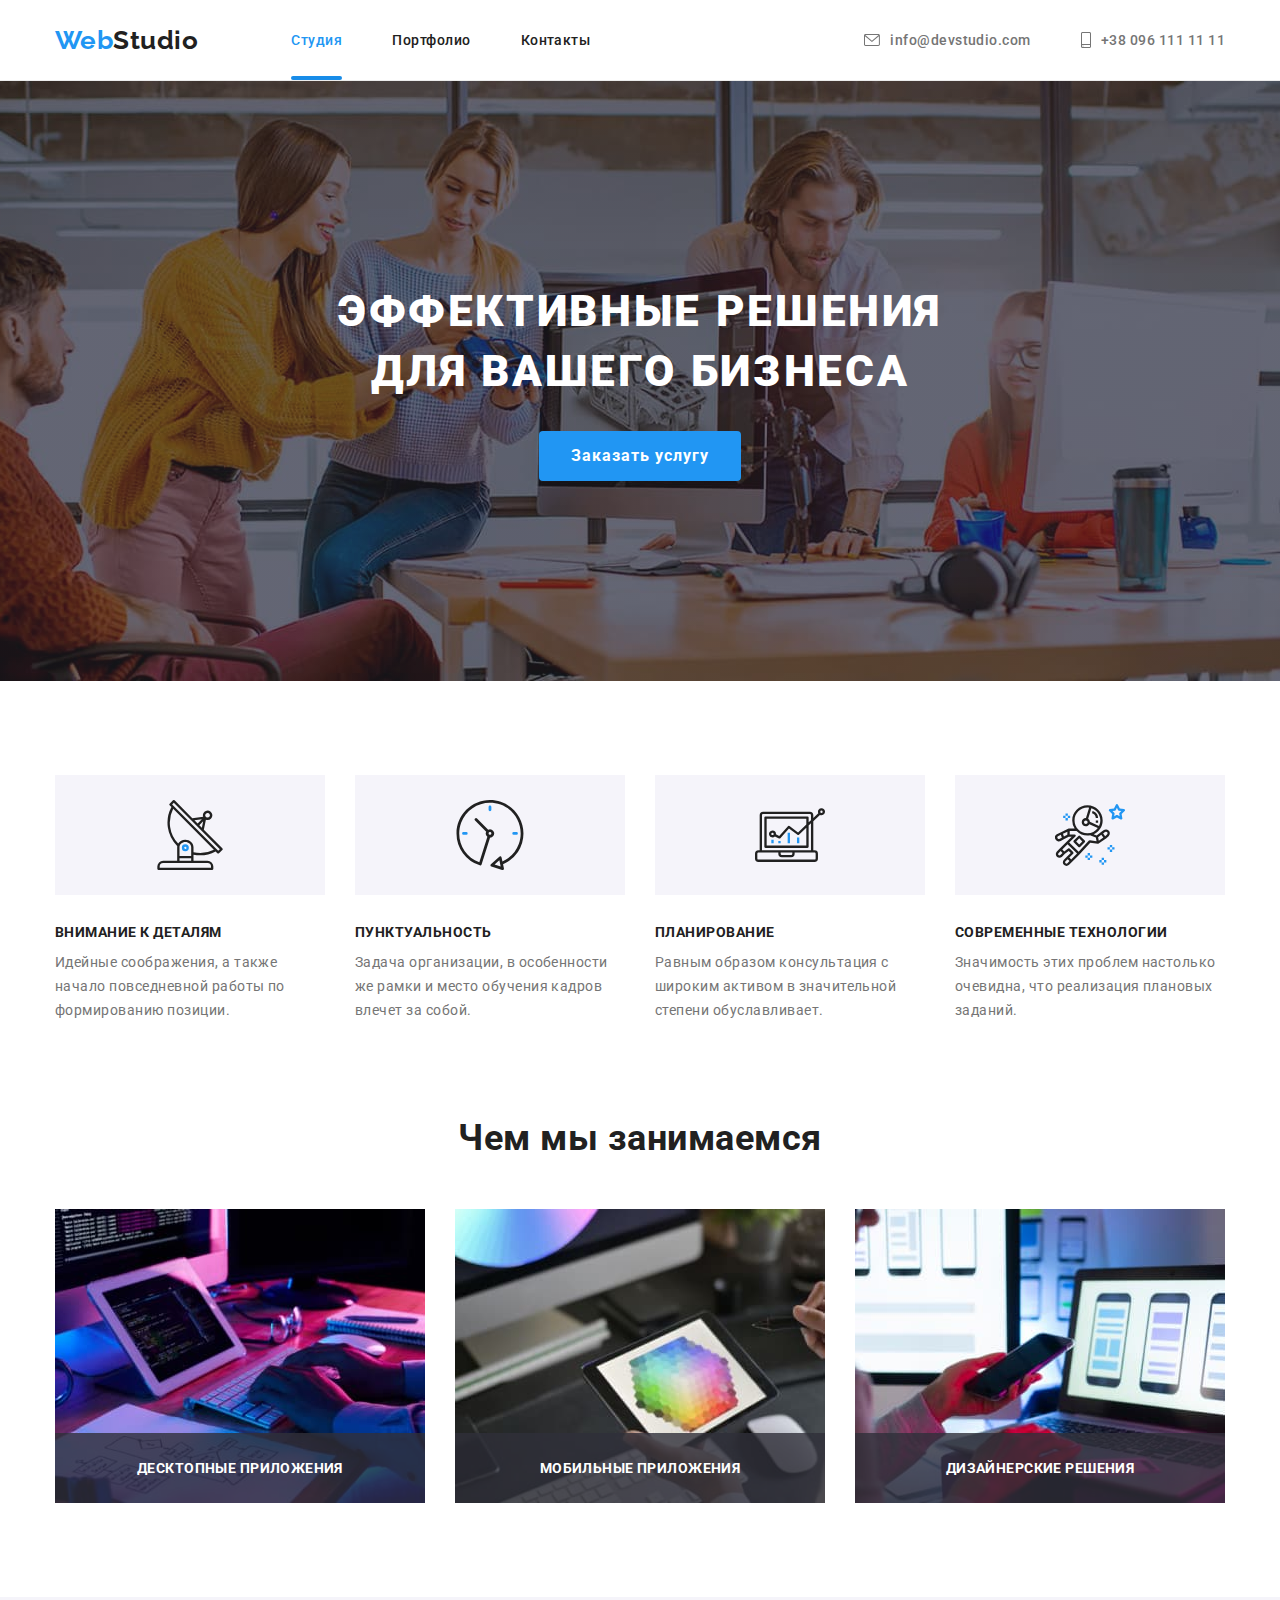
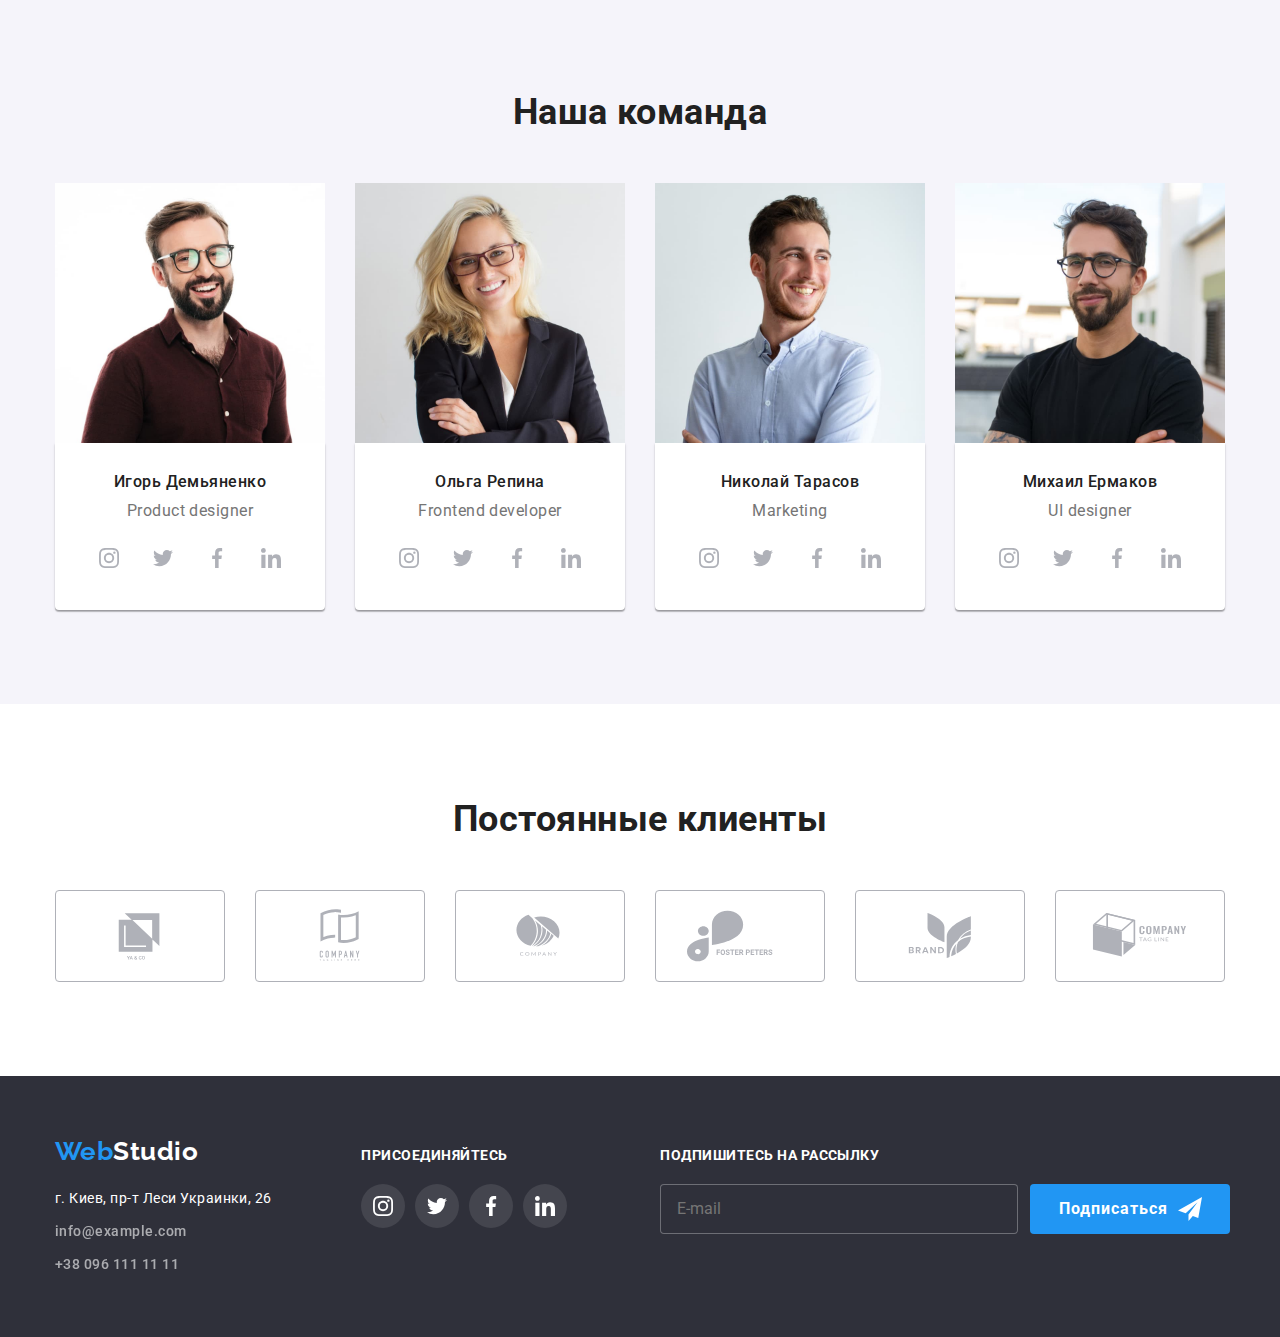
<file: index.html>
<!DOCTYPE html>
<html lang="ru">
  <head>
    <meta charset="UTF-8" />
    <meta http-equiv="X-UA-Compatible" content="IE=edge" />
    <meta name="viewport" content="width=device-width, initial-scale=1.0" />
    <link rel="preconnect" href="https://fonts.googleapis.com" />
    <link rel="preconnect" href="https://fonts.gstatic.com" crossorigin />
    <link
      href="https://fonts.googleapis.com/css2?family=Raleway:wght@700&family=Roboto:wght@400;500;700;900&display=swap"
      rel="stylesheet"
    />
    <link rel="stylesheet" href="./css/modern-normalize.css" />
    <link rel="stylesheet" href="./css/styles.css" />
    <title>WebStudio</title>
  </head>

  <body>
    <!-- header -->
    <header class="header">
      <!-- navigation -->
      <div class="container flex">
        <nav class="nav-section flex">
          <a class="nav-logo" href="./"><span class="logo-color">Web</span>Studio</a>
          <ul class="main-nav list flex">
            <li class="item"><a class="nav-link current" href="#">Студия</a></li>
            <li class="item"><a class="nav-link" href="./portfolio.html">Портфолио</a></li>
            <li class="item"><a class="nav-link" href="#">Контакты</a></li>
          </ul>
        </nav>
        <ul class="contacts-nav list flex">
          <li class="item">
            <a class="nav-link contacts" href="mailto:info@devstudio.com"
              ><svg class="nav-link-icon" width="16px" height="12px">
                <use href="./images/icons.svg#icon-envelope"></use>
              </svg>
              info@devstudio.com</a
            >
          </li>
          <li class="item">
            <a class="nav-link contacts" href="tel:+380961111111"
              ><svg class="nav-link-icon" width="10px" height="16px">
                <use href="./images/icons.svg#icon-smartphone"></use>
              </svg>
              +38 096 111 11 11</a
            >
          </li>
        </ul>
      </div>
    </header>
    <!-- uniq content -->
    <main>
      <!--hero section  -->
      <section class="hero-section section">
        <div class="container">
          <h1 class="hero-heading">Эффективные решения для вашего бизнеса</h1>
          <button class="hero-btn" type="button" data-modal-open>Заказать услугу</button>
        </div>
      </section>
      <!-- our advantages -->
      <section class="section fix">
        <div class="container">
          <h2 class="visually-hidden">Наши преимущества</h2>
          <ul class="advantages list flex">
            <li class="item">
              <div class="advantages-icon-bg">
                <svg class="advantages-icon" width="70" height="70">
                  <use href="./images/icons.svg#icon-antenna-1"></use>
                </svg>
              </div>
              <h3 class="advantages-heading">Внимание к деталям</h3>
              <p class="advantages-text">
                Идейные соображения, а также начало повседневной работы по формированию позиции.
              </p>
            </li>
            <li class="item">
              <div class="advantages-icon-bg">
                <svg class="advantages-icon" width="70" height="70">
                  <use href="./images/icons.svg#icon-clock-1"></use>
                </svg>
              </div>
              <h3 class="advantages-heading">Пунктуальность</h3>
              <p class="advantages-text">
                Задача организации, в особенности же рамки и место обучения кадров влечет за собой.
              </p>
            </li>
            <li class="item">
              <div class="advantages-icon-bg">
                <svg class="advantages-icon" width="70" height="70">
                  <use href="./images/icons.svg#icon-diagram-1"></use>
                </svg>
              </div>
              <h3 class="advantages-heading">Планирование</h3>
              <p class="advantages-text">
                Равным образом консультация с широким активом в значительной степени обуславливает.
              </p>
            </li>
            <li class="item">
              <div class="advantages-icon-bg">
                <svg class="advantages-icon" width="70" height="70">
                  <use href="./images/icons.svg#icon-astronaut-1"></use>
                </svg>
              </div>
              <h3 class="advantages-heading">Современные технологии</h3>
              <p class="advantages-text">
                Значимость этих проблем настолько очевидна, что реализация плановых заданий.
              </p>
            </li>
          </ul>
        </div>
      </section>
      <!-- what we do -->
      <section class="section">
        <div class="container">
          <h2 class="section-heading">Чем мы занимаемся</h2>
          <ul class="working list flex">
            <li class="item">
              <img src="./images/content1.jpg" alt="работа с ноутбуком" width="370" height="294" />
              <div class="working-overlay"><p class="overlay-item">Десктопные приложения</p></div>
            </li>
            <li class="item">
              <img src="./images/content2.jpg" alt="работа с телефоном" width="370" height="294" />
              <div class="working-overlay"><p class="overlay-item">Мобильные приложения</p></div>
            </li>
            <li class="item">
              <img src="./images/content3.jpg" alt="работа с планшетом" width="370" height="294" />
              <div class="working-overlay"><p class="overlay-item">Дизайнерские решения</p></div>
            </li>
          </ul>
        </div>
      </section>
      <!-- our team -->
      <section class="team-section section">
        <div class="container">
          <h2 class="section-heading">Наша команда</h2>
          <ul class="team-list list flex">
            <li class="item">
              <img
                src="./images/product_designer.jpg"
                alt="Игорь Демьяненко"
                width="270"
                height="260"
              />
              <div class="card-text">
                <h3 class="team-heading">Игорь Демьяненко</h3>
                <p class="team-text">Product designer</p>
                <ul class="team-social list flex">
                  <li class="item-social">
                    <a href="#" aria-label="Instagram" class="team-social-link"
                      ><svg class="team-social-icon" width="20px" height="20px">
                        <use href="./images/icons.svg#icon-instagram"></use>
                      </svg>
                    </a>
                  </li>
                  <li class="item-social">
                    <a href="#" aria-label="twitter" class="team-social-link"
                      ><svg class="team-social-icon" width="20px" height="20px">
                        <use href="./images/icons.svg#icon-twitter-1"></use>
                      </svg>
                    </a>
                  </li>
                  <li class="item-social">
                    <a href="#" aria-label="facebook" class="team-social-link"
                      ><svg class="team-social-icon" width="20px" height="20px">
                        <use href="./images/icons.svg#icon-facebook-1"></use>
                      </svg>
                    </a>
                  </li>
                  <li class="item-social">
                    <a href="#" aria-label="linkedin-1" class="team-social-link"
                      ><svg class="team-social-icon" width="20px" height="20px">
                        <use href="./images/icons.svg#icon-linkedin-1"></use>
                      </svg>
                    </a>
                  </li>
                </ul>
              </div>
            </li>
            <li class="item">
              <img
                src="./images/frontend_developer.jpg"
                alt="Ольга Репина"
                width="270"
                height="260"
              />
              <div class="card-text">
                <h3 class="team-heading">Ольга Репина</h3>
                <p class="team-text">Frontend developer</p>
                <ul class="team-social list flex">
                  <li class="item-social">
                    <a href="#" aria-label="Instagram" class="team-social-link"
                      ><svg class="team-social-icon" width="20px" height="20px">
                        <use href="./images/icons.svg#icon-instagram"></use>
                      </svg>
                    </a>
                  </li>
                  <li class="item-social">
                    <a href="#" aria-label="twitter" class="team-social-link"
                      ><svg class="team-social-icon" width="20px" height="20px">
                        <use href="./images/icons.svg#icon-twitter-1"></use>
                      </svg>
                    </a>
                  </li>
                  <li class="item-social">
                    <a href="#" aria-label="facebook" class="team-social-link"
                      ><svg class="team-social-icon" width="20px" height="20px">
                        <use href="./images/icons.svg#icon-facebook-1"></use></svg
                    ></a>
                  </li>
                  <li class="item-social">
                    <a href="#" aria-label="linkedin-1" class="team-social-link"
                      ><svg class="team-social-icon" width="20px" height="20px">
                        <use href="./images/icons.svg#icon-linkedin-1"></use></svg
                    ></a>
                  </li>
                </ul>
              </div>
            </li>
            <li class="item">
              <img src="./images/marketing.jpg" alt="Николай Тарасов" width="270" height="260" />
              <div class="card-text">
                <h3 class="team-heading">Николай Тарасов</h3>
                <p class="team-text">Marketing</p>
                <ul class="team-social list flex">
                  <li class="item-social">
                    <a href="#" aria-label="Instagram" class="team-social-link"
                      ><svg class="team-social-icon" width="20px" height="20px">
                        <use href="./images/icons.svg#icon-instagram"></use></svg
                    ></a>
                  </li>
                  <li class="item-social">
                    <a href="#" aria-label="twitter" class="team-social-link"
                      ><svg class="team-social-icon" width="20px" height="20px">
                        <use href="./images/icons.svg#icon-twitter-1"></use></svg
                    ></a>
                  </li>
                  <li class="item-social">
                    <a href="#" aria-label="facebook" class="team-social-link"
                      ><svg class="team-social-icon" width="20px" height="20px">
                        <use href="./images/icons.svg#icon-facebook-1"></use></svg
                    ></a>
                  </li>
                  <li class="item-social">
                    <a href="#" aria-label="linkedin-1" class="team-social-link"
                      ><svg class="team-social-icon" width="20px" height="20px">
                        <use href="./images/icons.svg#icon-linkedin-1"></use></svg
                    ></a>
                  </li>
                </ul>
              </div>
            </li>
            <li class="item">
              <img src="./images/ui_designer.jpg" alt="Михаил Ермаков" width="270" height="260" />
              <div class="card-text">
                <h3 class="team-heading">Михаил Ермаков</h3>
                <p class="team-text">UI designer</p>
                <ul class="team-social list flex">
                  <li class="item-social">
                    <a href="#" aria-label="Instagram" class="team-social-link"
                      ><svg class="team-social-icon" width="20px" height="20px">
                        <use href="./images/icons.svg#icon-instagram"></use></svg
                    ></a>
                  </li>
                  <li class="item-social">
                    <a href="#" aria-label="twitter" class="team-social-link"
                      ><svg class="team-social-icon" width="20px" height="20px">
                        <use href="./images/icons.svg#icon-twitter-1"></use></svg
                    ></a>
                  </li>
                  <li class="item-social">
                    <a href="#" aria-label="facebook" class="team-social-link"
                      ><svg class="team-social-icon" width="20px" height="20px">
                        <use href="./images/icons.svg#icon-facebook-1"></use></svg
                    ></a>
                  </li>
                  <li class="item-social">
                    <a href="#" aria-label="linkedin-1" class="team-social-link"
                      ><svg class="team-social-icon" width="20px" height="20px">
                        <use href="./images/icons.svg#icon-linkedin-1"></use></svg
                    ></a>
                  </li>
                </ul>
              </div>
            </li>
          </ul>
        </div>
      </section>

      <!-- section regular custimers -->
      <section class="section">
        <div class="container">
          <h2 class="section-heading">Постоянные клиенты</h2>
          <ul class="regular-customers list flex">
            <li class="customer-item">
              <a href="#" class="customer-links"
                ><svg class="customer-icon" width="106px" height="60">
                  <use href="./images/icons.svg#icon-ya_co"></use></svg
              ></a>
            </li>
            <li class="customer-item">
              <a href="#" class="customer-links"
                ><svg class="customer-icon" width="106px" height="60">
                  <use href="./images/icons.svg#icon-company_1"></use></svg
              ></a>
            </li>
            <li class="customer-item">
              <a href="#" class="customer-links"
                ><svg class="customer-icon" width="106px" height="60">
                  <use href="./images/icons.svg#icon-company_2"></use></svg
              ></a>
            </li>
            <li class="customer-item">
              <a href="#" class="customer-links"
                ><svg class="customer-icon" width="106px" height="60">
                  <use href="./images/icons.svg#icon-foster_peters"></use></svg
              ></a>
            </li>
            <li class="customer-item">
              <a href="#" class="customer-links"
                ><svg class="customer-icon" width="106px" height="60">
                  <use href="./images/icons.svg#icon-brand"></use></svg
              ></a>
            </li>
            <li class="customer-item">
              <a href="#" class="customer-links"
                ><svg class="customer-icon" width="106px" height="60">
                  <use href="./images/icons.svg#icon-tag_line"></use></svg
              ></a>
            </li>
          </ul>
        </div>
      </section>
      <!-- MODAL WINDOW -->
      <div class="backdrop is-hidden" data-modal>
        <div class="modal">
          <button class="modal-close-btn" type="button" data-modal-close>
            <svg class="modal-close-svg" width="18" height="18">
              <use href="./images/icons.svg#icon-close"></use>
            </svg>
          </button>
          <h2 class="modal-header">Оставьте свои данные, мы вам перезвоним</h2>
          <form name="modal-form">
            <div class="label-container">
              <label for="modal-name">
                <span class="modal-label">Имя</span>
              </label>
              <input class="modal-input" type="text" name="name" id="modal-name" />
              <svg class="form-svg" width="18px" height="18px">
                <use href="./images/icons.svg#icon-person-black"></use>
              </svg>
            </div>
            <div class="label-container">
              <label for="modal-phone">
                <span class="modal-label">Телефон</span>
              </label>
              <input class="modal-input" type="tel" name="phone" id="modal-phone" />
              <svg class="form-svg" width="18px" height="18px">
                <use href="./images/icons.svg#icon-phone-black"></use>
              </svg>
            </div>
            <div class="label-container">
              <label for="modal-mail">
                <span class="modal-label">Почта</span>
              </label>
              <input class="modal-input" type="email" name="mail" id="modal-mail" />
              <svg class="form-svg" width="18px" height="18px">
                <use href="./images/icons.svg#icon-email-black"></use>
              </svg>
            </div>
            <div class="label-container">
              <label for="comment-modal"><span class="modal-label">Комментарий</span></label>
              <textarea class="area-comments" name="comment" rows="3" id="comment-modal"></textarea>
            </div>
            <div class="license-container flex">
              <input type="checkbox" name="modal-license" id="modal-license" class="modal-check" />
              <svg class="checkbox-svg" width="16px" height="15px">
                <use href="./images/icons.svg#icon-modal-checkbox"></use>
              </svg>
              <label for="modal-license">
                <span class="license-text"
                  >Соглашаюсь с рассылкой и принимаю
                  <a href="#" class="license-link">Условия договора</a></span
                >
              </label>
            </div>
          </form>
          <button type="submit" class="hero-btn modal-send">
            <span class="">Отправить</span>
          </button>
        </div>
      </div>
    </main>
    <!-- footer -->
    <footer class="footer-nav">
      <div class="container flex footer-line">
        <div>
          <a class="nav-logo footer-margin" href="./"
            ><span class="logo-color">Web</span><span class="footer-logo">Studio</span></a
          >
          <address>
            <span class="footer-text">г. Киев, пр-т Леси Украинки, 26</span>
            <ul class="footer-contacts list">
              <li class="item">
                <a class="nav-link footer-links" href="mailto:info@example.com">info@example.com</a>
              </li>
              <li class="item">
                <a class="nav-link footer-links" href="tel:+380961111111">+38 096 111 11 11</a>
              </li>
            </ul>
          </address>
        </div>
        <div class="socials-footer">
          <p class="join-us">присоединяйтесь</p>
          <ul class="team-social list flex">
            <li class="item-social">
              <a href="#" aria-label="Instagram" class="team-social-link"
                ><svg class="team-social-icon" width="20px" height="20px">
                  <use href="./images/icons.svg#icon-instagram"></use></svg
              ></a>
            </li>
            <li class="item-social">
              <a href="#" aria-label="twitter" class="team-social-link"
                ><svg class="team-social-icon" width="20px" height="20px">
                  <use href="./images/icons.svg#icon-twitter-1"></use></svg
              ></a>
            </li>
            <li class="item-social">
              <a href="#" aria-label="facebook" class="team-social-link"
                ><svg class="team-social-icon" width="20px" height="20px">
                  <use href="./images/icons.svg#icon-facebook-1"></use></svg
              ></a>
            </li>
            <li class="item-social">
              <a href="#" aria-label="linkedin-1" class="team-social-link"
                ><svg class="team-social-icon" width="20px" height="20px">
                  <use href="./images/icons.svg#icon-linkedin-1"></use></svg
              ></a>
            </li>
          </ul>
        </div>
        <div class="sign-form">
          <p class="join-us">Подпишитесь на рассылку</p>
          <div class="sign-center">
            <form name="sign" class="form flex">
              <input class="sign-email" type="email" placeholder="E-mail" name="email" />
              <button type="submit" class="hero-btn sign-btn">
                <span class="sign-btn-text">Подписаться</span
                ><svg class="sign-svg" width="24px" height="24px">
                  <use href="./images/icons.svg#icon-send"></use>
                </svg>
              </button>
            </form>
          </div>
        </div>
      </div>
    </footer>
    <script src="./js/modal.js"></script>
  </body>
</html>
</file>
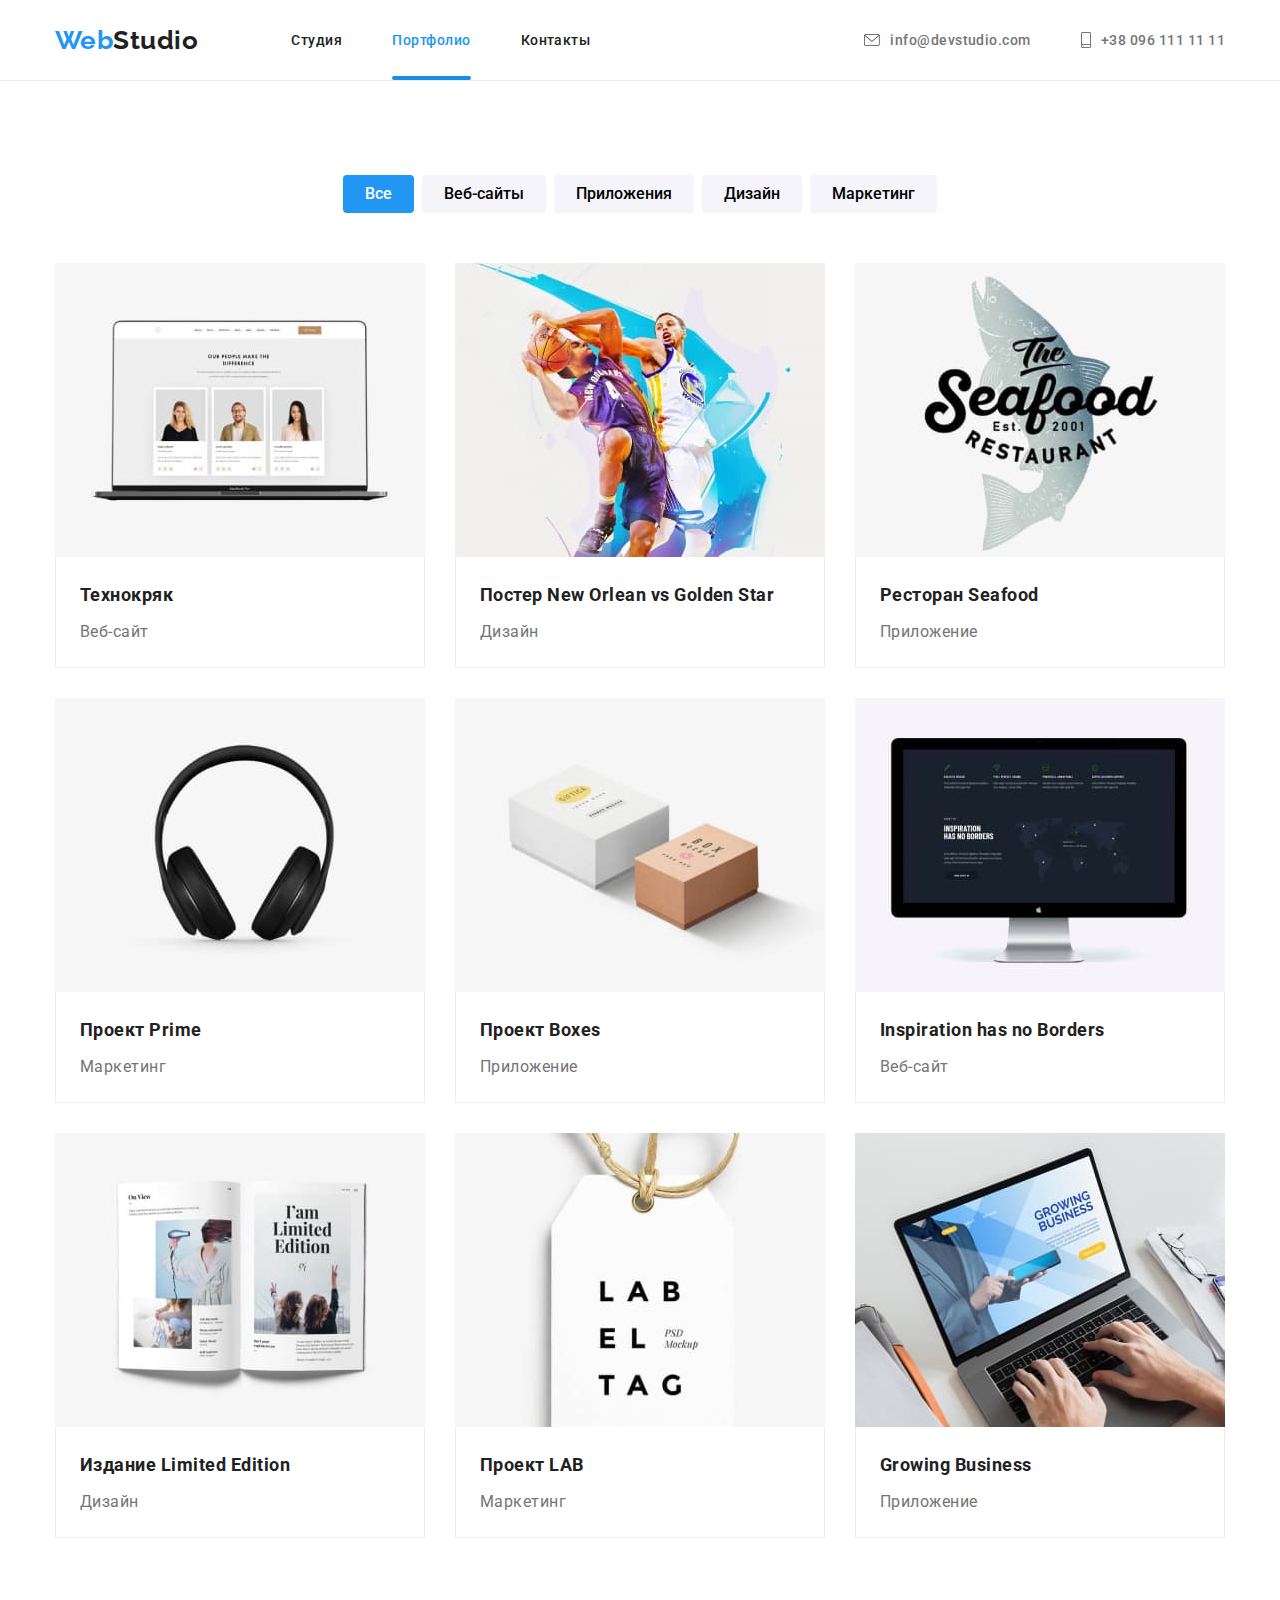
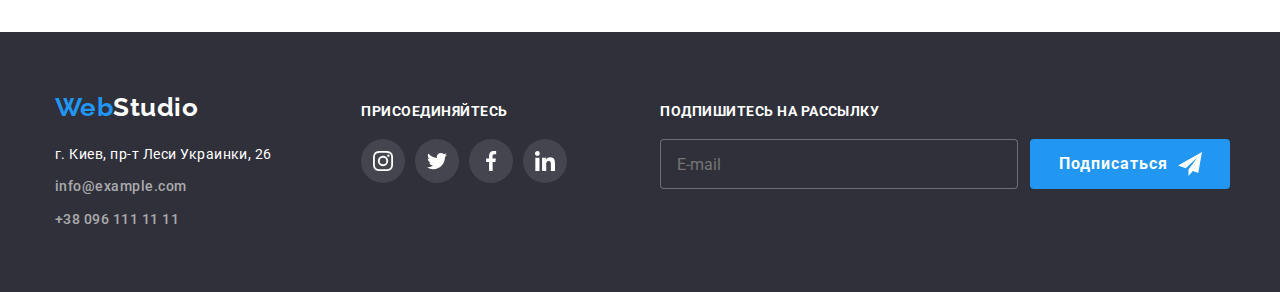
<file: portfolio.html>
<!DOCTYPE html>
<html lang="ru">
  <head>
    <meta charset="UTF-8" />
    <meta http-equiv="X-UA-Compatible" content="IE=edge" />
    <meta name="viewport" content="width=device-width, initial-scale=1.0" />
    <link rel="preconnect" href="https://fonts.googleapis.com" />
    <link rel="preconnect" href="https://fonts.gstatic.com" crossorigin />
    <link
      href="https://fonts.googleapis.com/css2?family=Raleway:wght@700&family=Roboto:wght@400;500;700;900&display=swap"
      rel="stylesheet"
    />
    <link rel="stylesheet" href="./css/modern-normalize.css" />
    <link rel="stylesheet" href="./css/styles.css" />
    <title>WebStudio</title>
  </head>
  <body>
    <!-- header -->
    <header class="header">
      <!-- navigation -->
      <div class="container flex">
        <nav class="nav-section flex">
          <a class="nav-logo" href="./"><span class="logo-color">Web</span>Studio</a>
          <ul class="main-nav list flex">
            <li class="item"><a class="nav-link" href="./index.html">Студия</a></li>
            <li class="item"><a class="nav-link current" href="#">Портфолио</a></li>
            <li class="item"><a class="nav-link" href="#">Контакты</a></li>
          </ul>
        </nav>
        <ul class="contacts-nav list flex">
          <li class="item">
            <a class="nav-link contacts" href="mailto:info@devstudio.com"
              ><svg class="nav-link-icon" width="16px" height="12px">
                <use href="./images/icons.svg#icon-envelope"></use></svg
              >info@devstudio.com</a
            >
          </li>
          <li class="item">
            <a class="nav-link contacts" href="tel:+380961111111"
              ><svg class="nav-link-icon" width="10px" height="16px">
                <use href="./images/icons.svg#icon-smartphone"></use></svg
              >+38 096 111 11 11</a
            >
          </li>
        </ul>
      </div>
    </header>
    <main>
      <!-- portfolio section -->
      <section class="portfolio-section section">
        <div class="container">
          <h1 class="visually-hidden">Примеры наших работ</h1>
          <ul class="filter-btns list flex">
            <li class="item"><button class="btn blue-btn" type="button">Все</button></li>
            <li class="item"><button class="btn" type="button">Веб-сайты</button></li>
            <li class="item"><button class="btn" type="button">Приложения</button></li>
            <li class="item"><button class="btn" type="button">Дизайн</button></li>
            <li class="item"><button class="btn" type="button">Маркетинг</button></li>
          </ul>

          <ul class="works list flex">
            <li class="item">
              <a class="works-item link" href="#"
                ><div class="works-thumb">
                  <img
                    class="team-img"
                    src="./images/techcrak.jpg"
                    alt="Технокряк"
                    width="370"
                    height="294"
                  />
                  <div class="works-overlay">
                    <p>
                      Технокряк это современная площадка распространения коронавируса. Компании
                      используют эту платформу для цифрового шпионажа и атак на защищённые сервера
                      конкурентов.
                    </p>
                  </div>
                </div>
                <div class="works-card">
                  <h2 class="works-heading">Технокряк</h2>
                  <p class="works-filter">Веб-сайт</p>
                </div>
              </a>
            </li>
            <li class="item">
              <a class="works-item link" href="#"
                ><div class="works-thumb">
                  <img
                    class="team-img"
                    src="./images/posterorlean.jpg"
                    alt="Постер баскетбольных команд"
                    width="370"
                    height="294"
                  />
                  <div class="works-overlay">
                    <p>
                      Технокряк это современная площадка распространения коронавируса. Компании
                      используют эту платформу для цифрового шпионажа и атак на защищённые сервера
                      конкурентов.
                    </p>
                  </div>
                </div>
                <div class="works-card">
                  <h2 class="works-heading">Постер New Orlean vs Golden Star</h2>
                  <p class="works-filter">Дизайн</p>
                </div>
              </a>
            </li>
            <li class="item">
              <a class="works-item link" href="#"
                ><div class="works-thumb">
                  <img
                    class="team-img"
                    src="./images/seafood.jpg"
                    alt="Рыбный ресторан"
                    width="370"
                    height="294"
                  />
                  <div class="works-overlay">
                    <p>
                      Технокряк это современная площадка распространения коронавируса. Компании
                      используют эту платформу для цифрового шпионажа и атак на защищённые сервера
                      конкурентов.
                    </p>
                  </div>
                </div>
                <div class="works-card">
                  <h2 class="works-heading">Ресторан Seafood</h2>
                  <p class="works-filter">Приложение</p>
                </div>
              </a>
            </li>
            <li class="item">
              <a class="works-item link" href="#"
                ><div class="works-thumb">
                  <img
                    class="team-img"
                    src="./images/prime.jpg"
                    alt="Проект Прайм"
                    width="370"
                    height="294"
                  />
                  <div class="works-overlay">
                    <p>
                      Технокряк это современная площадка распространения коронавируса. Компании
                      используют эту платформу для цифрового шпионажа и атак на защищённые сервера
                      конкурентов.
                    </p>
                  </div>
                </div>
                <div class="works-card">
                  <h2 class="works-heading">Проект Prime</h2>
                  <p class="works-filter">Маркетинг</p>
                </div>
              </a>
            </li>
            <li class="item">
              <a class="works-item link" href="#"
                ><div class="works-thumb">
                  <img
                    class="team-img"
                    src="./images/boxes.jpg"
                    alt="Проект Коробки"
                    width="370"
                    height="294"
                  />
                  <div class="works-overlay">
                    <p>
                      Технокряк это современная площадка распространения коронавируса. Компании
                      используют эту платформу для цифрового шпионажа и атак на защищённые сервера
                      конкурентов.
                    </p>
                  </div>
                </div>
                <div class="works-card">
                  <h2 class="works-heading">Проект Boxes</h2>
                  <p class="works-filter">Приложение</p>
                </div>
              </a>
            </li>
            <li class="item">
              <a class="works-item link" href="#"
                ><div class="works-thumb">
                  <img
                    class="team-img"
                    src="./images/inspiration.jpg"
                    alt="Вдохновение без границ "
                    width="370"
                    height="294"
                  />
                  <div class="works-overlay">
                    <p>
                      Технокряк это современная площадка распространения коронавируса. Компании
                      используют эту платформу для цифрового шпионажа и атак на защищённые сервера
                      конкурентов.
                    </p>
                  </div>
                </div>
                <div class="works-card">
                  <h2 class="works-heading">Inspiration has no Borders</h2>
                  <p class="works-filter">Веб-сайт</p>
                </div>
              </a>
            </li>
            <li class="item">
              <a class="works-item link" href="#"
                ><div class="works-thumb">
                  <img
                    class="team-img"
                    src="./images/limitededition.jpg"
                    alt="Ограниченое издание"
                    width="370"
                    height="294"
                  />
                  <div class="works-overlay">
                    <p>
                      Технокряк это современная площадка распространения коронавируса. Компании
                      используют эту платформу для цифрового шпионажа и атак на защищённые сервера
                      конкурентов.
                    </p>
                  </div>
                </div>
                <div class="works-card">
                  <h2 class="works-heading">Издание Limited Edition</h2>
                  <p class="works-filter">Дизайн</p>
                </div>
              </a>
            </li>
            <li class="item">
              <a class="works-item link" href="#"
                ><div class="works-thumb">
                  <img
                    class="team-img"
                    src="./images/lab.jpg"
                    alt="Проект ЛАБ"
                    width="370"
                    height="294"
                  />
                  <div class="works-overlay">
                    <p>
                      Технокряк это современная площадка распространения коронавируса. Компании
                      используют эту платформу для цифрового шпионажа и атак на защищённые сервера
                      конкурентов.
                    </p>
                  </div>
                </div>
                <div class="works-card">
                  <h2 class="works-heading">Проект LAB</h2>
                  <p class="works-filter">Маркетинг</p>
                </div>
              </a>
            </li>
            <li class="item">
              <a class="works-item link" href="#"
                ><div class="works-thumb">
                  <img
                    class="team-img"
                    src="./images/growingbusiness.jpg"
                    alt="Растущий бизнес"
                    width="370"
                    height="294"
                  />
                  <div class="works-overlay">
                    <p>
                      Технокряк это современная площадка распространения коронавируса. Компании
                      используют эту платформу для цифрового шпионажа и атак на защищённые сервера
                      конкурентов.
                    </p>
                  </div>
                </div>
                <div class="works-card">
                  <h2 class="works-heading">Growing Business</h2>
                  <p class="works-filter">Приложение</p>
                </div>
              </a>
            </li>
          </ul>
        </div>
      </section>
    </main>
    <!-- footer -->
    <footer class="footer-nav">
      <div class="container flex footer-line">
        <div>
          <a class="nav-logo footer-margin" href="./"
            ><span class="logo-color">Web</span><span class="footer-logo">Studio</span></a
          >
          <address>
            <span class="footer-text">г. Киев, пр-т Леси Украинки, 26</span>
            <ul class="footer-contacts list">
              <li class="item">
                <a class="nav-link footer-links" href="mailto:info@example.com">info@example.com</a>
              </li>
              <li class="item">
                <a class="nav-link footer-links" href="tel:+380961111111">+38 096 111 11 11</a>
              </li>
            </ul>
          </address>
        </div>
        <div class="socials-footer">
          <p class="join-us">присоединяйтесь</p>
          <ul class="team-social list flex">
            <li class="item-social">
              <a href="#" aria-label="Instagram" class="team-social-link"
                ><svg class="team-social-icon" width="20px" height="20px">
                  <use href="./images/icons.svg#icon-instagram"></use></svg
              ></a>
            </li>
            <li class="item-social">
              <a href="#" aria-label="twitter" class="team-social-link"
                ><svg class="team-social-icon" width="20px" height="20px">
                  <use href="./images/icons.svg#icon-twitter-1"></use></svg
              ></a>
            </li>
            <li class="item-social">
              <a href="#" aria-label="facebook" class="team-social-link"
                ><svg class="team-social-icon" width="20px" height="20px">
                  <use href="./images/icons.svg#icon-facebook-1"></use></svg
              ></a>
            </li>
            <li class="item-social">
              <a href="#" aria-label="linkedin-1" class="team-social-link"
                ><svg class="team-social-icon" width="20px" height="20px">
                  <use href="./images/icons.svg#icon-linkedin-1"></use></svg
              ></a>
            </li>
          </ul>
        </div>
        <div class="sign-form">
          <p class="join-us">Подпишитесь на рассылку</p>
          <div class="sign-center">
            <form name="sign" class="form flex">
              <input class="sign-email" type="email" placeholder="E-mail" name="email" />
              <button type="submit" class="hero-btn sign-btn">
                <span class="sign-btn-text">Подписаться</span
                ><svg class="sign-svg" width="24px" height="24px">
                  <use href="./images/icons.svg#icon-send"></use>
                </svg>
              </button>
            </form>
          </div>
        </div>
      </div>
    </footer>
  </body>
</html>
</file>
<file: css/styles.css>
:root {
  --main-font-size: 14px;
  --secondary-font-size: 16px;
  --text-primary-color: #212121;
  --text-secondary-color: #757575;
  --text-accent-color: #2196f3;
  --mainbackground: #ffffff;
  --second-background-color: #2f303a;
  --third-background-color: #f5f4fa;
  --background-accent: #188ce8;
  --background-icon: #afb1b8;
}
/* utilities and resets */
body {
  padding: 0;
  margin: 0;
  font-family: 'Roboto', sans-serif;
  letter-spacing: 0.03em;
  color: var(--text-primary-color);
}
h1,
h2,
h3,
h4,
h5,
h6,
ul,
p {
  padding: 0;
  margin: 0;
}
img {
  display: block;
}
.container {
  width: 1200px;
  padding-left: 15px;
  padding-right: 15px;
  margin-left: auto;
  margin-right: auto;
}
.flex {
  display: flex;
}
.link {
  text-decoration: none;
}
.list {
  list-style: none;
  margin: 0;
  padding: 0;
}
.visually-hidden {
  position: absolute;
  width: 1px;
  height: 1px;
  margin: -1px;
  border: 0;
  padding: 0;

  white-space: nowrap;
  clip-path: inset(100%);
  clip: rect(0 0 0 0);
  overflow: hidden;
}
/* webstudio nav*/
.header {
  border-bottom: 1px solid #ececec;
}
.nav-section {
  align-items: center;
}

.nav-logo {
  display: block;
  margin-right: 93px;
  font-family: 'Raleway', sans-serif;
  font-weight: 700;
  font-size: 26px;
  line-height: 1.173;
  color: var(--text-primary-color);
  text-decoration: none;
}

/* .nav-logo:hover, */
.nav-logo:focus {
  color: var(--text-accent-color);
}
.logo-color {
  color: var(--text-accent-color);
}
.nav-link {
  position: relative;
  display: block;
  padding-top: 32px;
  padding-bottom: 32px;
  font-weight: 500;
  font-size: var(--main-font-size);
  line-height: 1.172;
  text-decoration: none;
  color: var(--text-primary-color);
  transition: color 250ms cubic-bezier(0.4, 0, 0.2, 1);
}
.contacts-nav {
  margin-left: auto;
}
.contacts {
  display: inline-flex;
  align-items: center;
  color: var(--text-secondary-color);
}

.nav-link:hover,
.nav-link:focus {
  color: var(--text-accent-color);
}
.main-nav .nav-link.current {
  color: var(--text-accent-color);
}
.current::after {
  content: '';
  position: absolute;
  display: block;
  left: 0;
  bottom: 0;
  width: 100%;
  height: 4px;
  border-radius: 2px;
  background-color: var(--background-accent);
}
.main-nav .item + .item {
  margin-left: 50px;
}
.contacts-nav .item + .item {
  margin-left: 50px;
}
.nav-link-icon {
  margin-right: 10px;
  fill: currentColor;
}
/* Studio page */
.section {
  padding-top: 94px;
  padding-bottom: 94px;
}
.hero-section {
  background: var(--second-background-color);
  background-image: linear-gradient(to right, rgba(47, 48, 58, 0.4), rgba(47, 48, 58, 0.4)),
    url('../images/hero_background.jpg');

  background-repeat: no-repeat;
  background-position-x: center;
  max-width: 1600px;
  margin-left: auto;
  margin-right: auto;
  text-align: center;
  padding-top: 200px;
  padding-bottom: 200px;
}
.hero-heading {
  max-width: 696px;
  margin-left: auto;
  margin-right: auto;
  margin-bottom: 30px;
  text-align: center;
  font-size: 44px;
  font-weight: 900;
  line-height: 1.364;
  letter-spacing: 0.06em;
  text-transform: uppercase;
  color: var(--mainbackground);
}
.hero-btn {
  border: 0;
  border-radius: 4px;
  padding: 10px 32px;
  font-family: 'Roboto', sans-serif;
  font-weight: 700;
  font-size: var(--secondary-font-size);
  line-height: 1.875;
  letter-spacing: 0.06em;
  cursor: pointer;
  background: var(--text-accent-color);
  color: var(--mainbackground);

  transition: background 250ms cubic-bezier(0.4, 0, 0.2, 1);
}

.hero-btn:focus,
.hero-btn:hover {
  background: var(--background-accent);
}

/* advantages */
.fix {
  padding-bottom: 0;
}
.advantages-heading {
  margin-bottom: 10px;
  font-size: var(--main-font-size);
  line-height: 1.1;
  text-transform: uppercase;
}
.advantages-text {
  font-size: var(--main-font-size);
  line-height: 1.71;
  color: var(--text-secondary-color);
}
.advantages .item {
  width: 270px;
}
.advantages .item + .item {
  margin-left: 30px;
}
.advantages-icon {
  background-repeat: no-repeat;
  background-size: cover;
}
.advantages-icon-bg {
  display: flex;
  align-items: center;
  justify-content: center;
  width: 270px;
  height: 120px;
  margin-bottom: 30px;
  background-color: var(--third-background-color);
}

/* what we do */
.section-heading {
  margin-bottom: 50px;
  font-size: 36px;
  line-height: 1.17;
  text-align: center;
}
.working .item {
  position: relative;
}
.working .item + .item {
  margin-left: 30px;
}
.working-overlay {
  display: flex;
  justify-content: center;
  align-items: center;
  position: absolute;
  bottom: 0;
  width: 100%;
  height: 70px;
  background: rgba(47, 48, 58, 0.8);
}
.overlay-item {
  font-family: 'Roboto';
  font-weight: 700;
  font-size: 14px;
  line-height: 1.142;
  letter-spacing: 0.03em;
  text-transform: uppercase;

  color: var(--mainbackground);
}
/* our team */
.team-section {
  background: var(--third-background-color);
}
.team-heading {
  margin-bottom: 10px;
  font-weight: 500;
  font-size: var(--secondary-font-size);
  line-height: 1.172;
  text-align: center;
}
.team-text {
  margin-bottom: 16px;
  font-size: var(--secondary-font-size);
  line-height: 1.172;
  text-align: center;
  color: var(--text-secondary-color);
}
.team-list .item {
  width: 270px;
}
.team-list .item + .item {
  margin-left: 30px;
}
.card-text {
  padding-top: 30px;
  padding-bottom: 30px;
  border-radius: 0px 0px 4px 4px;
  box-shadow: 0px 1px 3px rgba(0, 0, 0, 0.12), 0px 1px 1px rgba(0, 0, 0, 0.14),
    0px 2px 1px rgba(0, 0, 0, 0.2);
  background: var(--mainbackground);
}
.team-social {
  display: flex;
  align-items: center;
  justify-content: center;
}
.team-social-link {
  display: flex;
  align-items: center;
  justify-content: center;
  width: 44px;
  height: 44px;
  border-radius: 50%;
  color: var(--background-icon);
  transition: background 250ms cubic-bezier(0.4, 0, 0.2, 1),
    color 250ms cubic-bezier(0.4, 0, 0.2, 1);
}
.team-social-icon {
  fill: currentColor;
}

.team-social .item-social + .item-social {
  margin-left: 10px;
}
.team-social-link:hover,
.team-social-link:focus {
  background: var(--background-accent);
  color: var(--mainbackground);
}

/* regular customers */
.regular-customers .customer-item {
  width: 170px;
  height: 92px;
}
.customer-links {
  display: flex;
  align-items: center;
  justify-content: center;
  width: 170px;
  height: 92px;
  color: var(--background-icon);
  border: 1px solid var(--background-icon);
  border-radius: 4px;
  transition: color 250ms cubic-bezier(0.4, 0, 0.2, 1), border 250ms cubic-bezier(0.4, 0, 0.2, 1);
}
.customer-links:hover,
.customer-links:focus {
  color: var(--background-accent);
  border: 1px solid var(--background-accent);
}
.customer-icon {
  fill: currentColor;
}
.customer-item + .customer-item {
  margin-left: 30px;
}

/* portfolio */
/* filter buttons */
.filter-btns {
  justify-content: center;
  margin-bottom: 50px;
}
.filter-btns .item + .item {
  margin-left: 8px;
}
.btn {
  border: 0;
  border-radius: 4px;
  padding: 6px 22px;
  font-family: 'Roboto', sans-serif;
  font-weight: 500;
  font-size: var(--secondary-font-size);
  line-height: 1.62;
  cursor: pointer;
  background: var(--third-background-color);
  transition: box-shadow 250ms cubic-bezier(0.4, 0, 0.2, 1),
    background 250ms cubic-bezier(0.4, 0, 0.2, 1), color 250ms cubic-bezier(0.4, 0, 0.2, 1);
}
.btn:hover,
.btn:focus {
  box-shadow: 0px 3px 1px rgba(0, 0, 0, 0.1), 0px 1px 2px rgba(0, 0, 0, 0.08),
    0px 2px 2px rgba(0, 0, 0, 0.12);
  background: var(--text-accent-color);
  color: var(--mainbackground);
}
.blue-btn {
  background: var(--text-accent-color);
  color: var(--mainbackground);
}
/* works */

.works-heading {
  margin-bottom: 4px;
  font-size: 18px;
  line-height: 2;
  color: var(--text-primary-color);
}
.works-filter {
  font-size: var(--secondary-font-size);
  line-height: 1.87;
  color: var(--text-secondary-color);
}
.works {
  flex-wrap: wrap;
}
.works .item {
  width: 370px;
  margin-right: 30px;
  margin-bottom: 30px;
  transition: box-shadow 250ms cubic-bezier(0.4, 0, 0.2, 1);
}
.works-thumb {
  position: relative;
  overflow: hidden;
}
.works-overlay {
  position: absolute;
  background: rgba(33, 150, 243, 0.9);
  width: 100%;
  height: 294px;
  padding: 63px 24px;
  font-family: 'Roboto';
  font-size: 18px;
  line-height: 1.56;
  letter-spacing: 0.03em;

  color: var(--mainbackground);
  transition: transform 250ms cubic-bezier(0.4, 0, 0.2, 1);
  transform: translateY(0);
}
.works-item {
  display: block;
}
.works-item:hover .works-overlay {
  transform: translateY(-100%);
}
.works-item:hover,
.works-item:focus {
  box-shadow: 0px 1px 1px rgba(0, 0, 0, 0.12), 0px 4px 4px rgba(0, 0, 0, 0.06),
    1px 4px 6px rgba(0, 0, 0, 0.16);
}
.works .item:nth-child(3n) {
  margin-right: 0;
}
.works .item:nth-last-child(-n + 3) {
  margin-bottom: 0;
}
.works-card {
  padding: 20px 24px;
  border-bottom: 1px solid #eeeeee;
  border-right: 1px solid #eeeeee;
  border-left: 1px solid #eeeeee;
}
/* modal */
.backdrop {
  position: fixed;
  top: 0;
  bottom: 0;
  left: 0;
  right: 0;
  background: rgba(0, 0, 0, 0.2);
  opacity: 1;
  transition: opacity 250ms cubic-bezier(0.4, 0, 0.2, 1);
}
.backdrop.is-hidden .modal {
  transform: translate(-50%, -50%) scale(0.8);
}
.modal {
  position: absolute;
  top: 50%;
  left: 50%;
  width: 528px;
  height: 581px;
  padding: 40px;
  background: var(--mainbackground);
  box-shadow: 0px 1px 3px rgba(0, 0, 0, 0.12), 0px 1px 1px rgba(0, 0, 0, 0.14),
    0px 2px 1px rgba(0, 0, 0, 0.2);
  border-radius: 4px;
  transform: translate(-50%, -50%) scale(1);
  transition: transform 250ms cubic-bezier(0.4, 0, 0.2, 1);
}
.modal-close-btn {
  position: absolute;
  display: flex;
  align-items: center;
  justify-content: center;
  right: 8px;
  top: 8px;
  width: 30px;
  height: 30px;
  border: 1px solid rgba(0, 0, 0, 0.1);
  border-radius: 50%;
  background-color: var(--mainbackground);
}
.modal-close-btn:hover,
.modal-close-btn:focus {
  fill: var(--background-accent);
}

.is-hidden {
  pointer-events: none;
  opacity: 0;
}

.modal-header {
  margin-bottom: 30px;
  font-family: 'Roboto';
  font-weight: 700;
  font-size: 20px;
  line-height: 1.15;
  text-align: center;
}
.label-container {
  position: relative;
}
.label-container + .label-container {
  margin-top: 28px;
}
.modal-label {
  position: absolute;
  top: -18px;
  font-family: 'Roboto';

  font-size: 12px;
  line-height: 1.1666;
  letter-spacing: 0.01em;
  color: #757575;
}
.modal-input {
  width: 448px;
  height: 40px;
  padding-left: 42px;
  border: 1px solid rgba(33, 33, 33, 0.2);
  box-sizing: border-box;
  border-radius: 4px;
  transition: border 250ms cubic-bezier(0.4, 0, 0.2, 1);
}
.area-comments {
  width: 448px;
  height: 120px;
  padding: 12px 16px 12px 16px;
  resize: none;
  border: 1px solid rgba(33, 33, 33, 0.2);
  box-sizing: border-box;
  border-radius: 4px;
  transition: border 250ms cubic-bezier(0.4, 0, 0.2, 1);
}
.area-comments:focus,
.area-comments:hover {
  cursor: pointer;
  outline: none;
  border: 1px solid var(--background-accent);
}
.form-svg {
  position: absolute;
  top: 50%;
  left: 12px;
  transform: translateY(-50%);
}

.modal-input:focus,
.modal-input:hover {
  cursor: pointer;
  outline: none;
  border: 1px solid var(--background-accent);
}
.modal-input:focus ~ .form-svg,
.modal-input:hover ~ .form-svg {
  cursor: pointer;
  fill: var(--background-accent);
}
.license-container {
  position: relative;
  justify-content: center;
  align-items: center;
  margin-top: 20px;
}
.license-text {
  margin-left: 15px;
  font-family: 'Roboto';
  font-size: 14px;
  line-height: 1.71;
  color: var(--text-secondary-color);
}
.license-link {
  -webkit-text-decoration: underline;
  text-decoration: underline;
  -webkit-text-underline-position: under;
  text-underline-position: under;
  color: var(--background-accent);
}
.modal-check {
  /* -webkit-appearance: none;
  -moz-appearance: none;
  appearance: none; */
  width: 1px;
  height: 1px;
  margin: -1px;
  border: 0;
  padding: 0;

  white-space: nowrap;
  clip-path: inset(100%);
  clip: rect(0 0 0 0);
  overflow: hidden;
}
.checkbox-svg {
  position: absolute;
  left: 9px;
  pointer-events: none;

}
.modal-check:checked + .checkbox-svg{
  background-image: url('../images/icon-check.svg');
  background-origin: border-box;
  background-size: contain;
  pointer-events: none;
  fill: var(--background-accent);
}
.modal-send{
  position: absolute;
  left: 50%;
  transform: translateX(-50%);
  margin-top: 30px;
  padding: 10px 55px 10px 56px;
}
/* footer */
.footer-links {
  padding: 0;
  margin: 0;
  line-height: 1.71;
  color: #ffffff99;
  font-style: normal;
}

.footer-nav {
  margin-left: auto;
  margin-right: auto;
  padding-top: 60px;
  padding-bottom: 60px;
  background: var(--second-background-color);
}
.footer-margin {
  margin-bottom: 20px;
}
.footer-logo {
  color: var(--mainbackground);
}
.footer-text {
  font-size: var(--main-font-size);
  line-height: 1.71;
  color: var(--mainbackground);
  font-style: normal;
}
.footer-contacts {
  margin-top: 9px;
}
.footer-contacts .item + .item {
  margin-top: 9px;
}
.join-us {
  margin-bottom: 20px;
  font-size: 14px;
  color: var(--mainbackground);
  text-transform: uppercase;
  font-weight: 700;
  line-height: 1.172;
}
.socials-footer {
  margin-left: 70px;
}
.socials-footer .team-social-link {
  background: rgba(255, 255, 255, 0.1);
  color: var(--mainbackground);
  transition: background 250ms cubic-bezier(0.4, 0, 0.2, 1);
}
.socials-footer .team-social-link:hover,
.socials-footer .team-social-link:focus {
  background: var(--background-accent);
}
.footer-line {
  align-items: baseline;
}
.sign {
  background-color: var(--background-accent);
}
.sign-form {
  margin-left: 93px;
}
.sign-btn {
  display: flex;
  align-items: center;
  margin-left: 12px;
  padding-left: 29px;
  padding-right: 28px;
}
.sign-email {
  background-color: var(--second-background-color);
  width: 358px;
  height: 50px;
  padding-left: 16px;
  border: 1px solid rgba(255, 255, 255, 0.3);
  border-radius: 4px;
  box-sizing: border-box;
  color: var(--third-background-color);
}
.sign-center {
  display: flex;
  align-items: center;
}
.sign-svg {
  margin-left: 10px;
}
</file>
